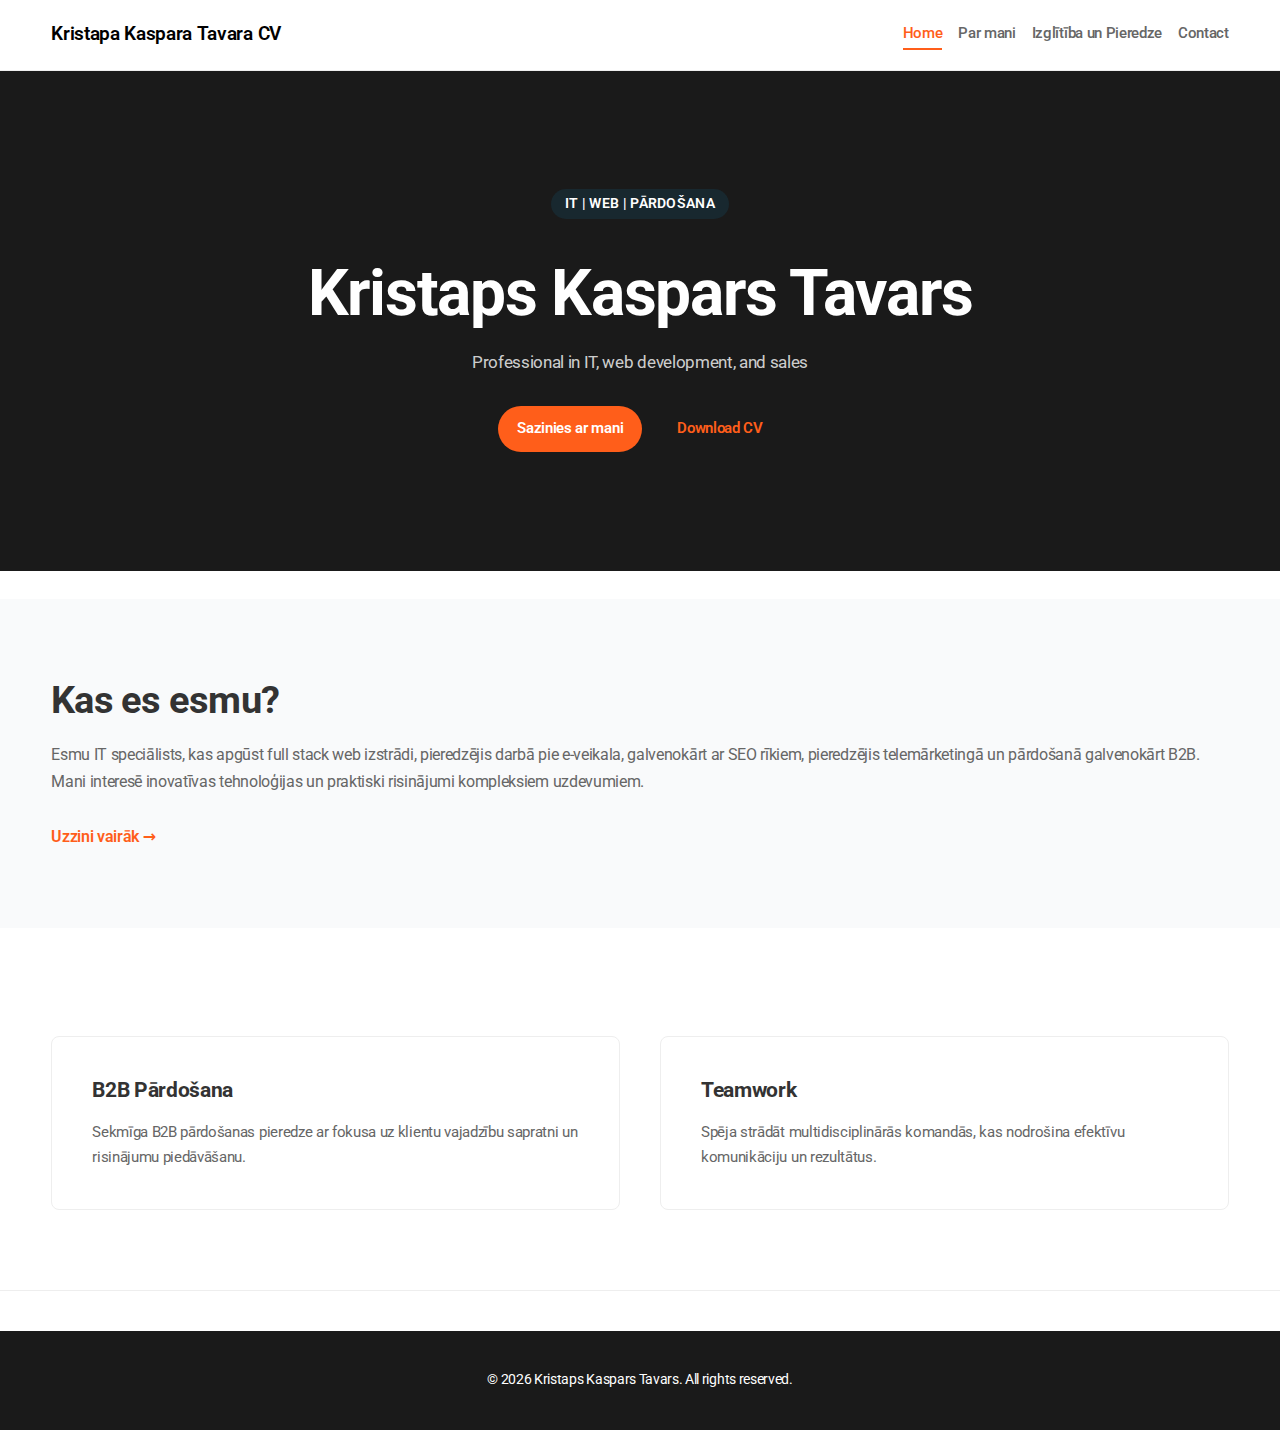
<file: index.html>
<!DOCTYPE html>
<html lang="lv">
<head>
  <meta charset="UTF-8">
  <meta name="viewport" content="width=device-width, initial-scale=1.0">
  <title>Kristapa Kaspara Tavara CV</title>
  <meta name="description" content="Kristapa Kaspara Tavara CV - IT | Web | Pārdošana">
  <link rel="preconnect" href="https://fonts.googleapis.com">
  <link rel="preconnect" href="https://fonts.gstatic.com" crossorigin>
  <link href="https://fonts.googleapis.com/css2?family=Roboto:wght@400;500;700&display=swap" rel="stylesheet">
  <link rel="stylesheet" href="styles.css">
  <link rel="icon" type="image/svg+xml" href="assets/favicon.svg">
</head>
<body>
  <header class="header">
    <div class="header-inner">
      <h1 class="header-title"><a href="index.html">Kristapa Kaspara Tavara CV</a></h1>
      <nav class="nav">
        <a href="index.html" class="nav-link active">Home</a>
        <a href="about.html" class="nav-link">Par mani</a>
        <a href="education.html" class="nav-link">Izglītība un Pieredze</a>
        <a href="contact.html" class="nav-link">Contact</a>
      </nav>
    </div>
  </header>

  <main>
    <!-- Hero Section -->
    <section class="page-section hero-section" data-section-theme="dark">
      <div class="section-inner">
        <div class="hero-content">
          <span class="badge">IT | WEB | Pārdošana</span>
          <h1>Kristaps Kaspars Tavars</h1>
          <p class="subtitle">Professional in IT, web development, and sales</p>
          <div class="cta-buttons">
            <a href="contact.html" class="btn btn-primary">Sazinies ar mani</a>
            <a href="assets/Kristaps%20Kaspars%20Tavars%20-%20CV.docx" class="btn btn-secondary" download>Download CV</a>
          </div>
        </div>
      </div>
    </section>

    <!-- About Preview Section -->
    <section class="page-section" data-section-theme="light">
      <div class="section-inner">
        <div class="section-content">
          <h2>Kas es esmu?</h2>
          <p>Esmu IT speciālists, kas apgūst full stack web izstrādi, pieredzējis darbā pie e-veikala, galvenokārt ar SEO rīkiem, pieredzējis telemārketingā un pārdošanā galvenokārt B2B. Mani interesē inovatīvas tehnoloģijas un praktiski risinājumi kompleksiem uzdevumiem.</p>
          <a href="about.html" class="link-arrow">Uzzini vairāk →</a>
        </div>
      </div>
    </section>

    <!-- Features Section -->
    <section class="page-section" data-section-theme="white">
      <div class="section-inner">
        <div class="features-grid">
          <div class="feature-card">
            <h3>B2B Pārdošana</h3>
            <p>Sekmīga B2B pārdošanas pieredze ar fokusa uz klientu vajadzību sapratni un risinājumu piedāvāšanu.</p>
          </div>
          <div class="feature-card">
            <h3>Teamwork</h3>
            <p>Spēja strādāt multidisciplinārās komandās, kas nodrošina efektīvu komunikāciju un rezultātus.</p>
          </div>
        </div>
      </div>
    </section>
  </main>

  <footer class="footer">
    <p>&copy; 2026 Kristaps Kaspars Tavars. All rights reserved.</p>
  </footer>
</body>
</html>
</file>
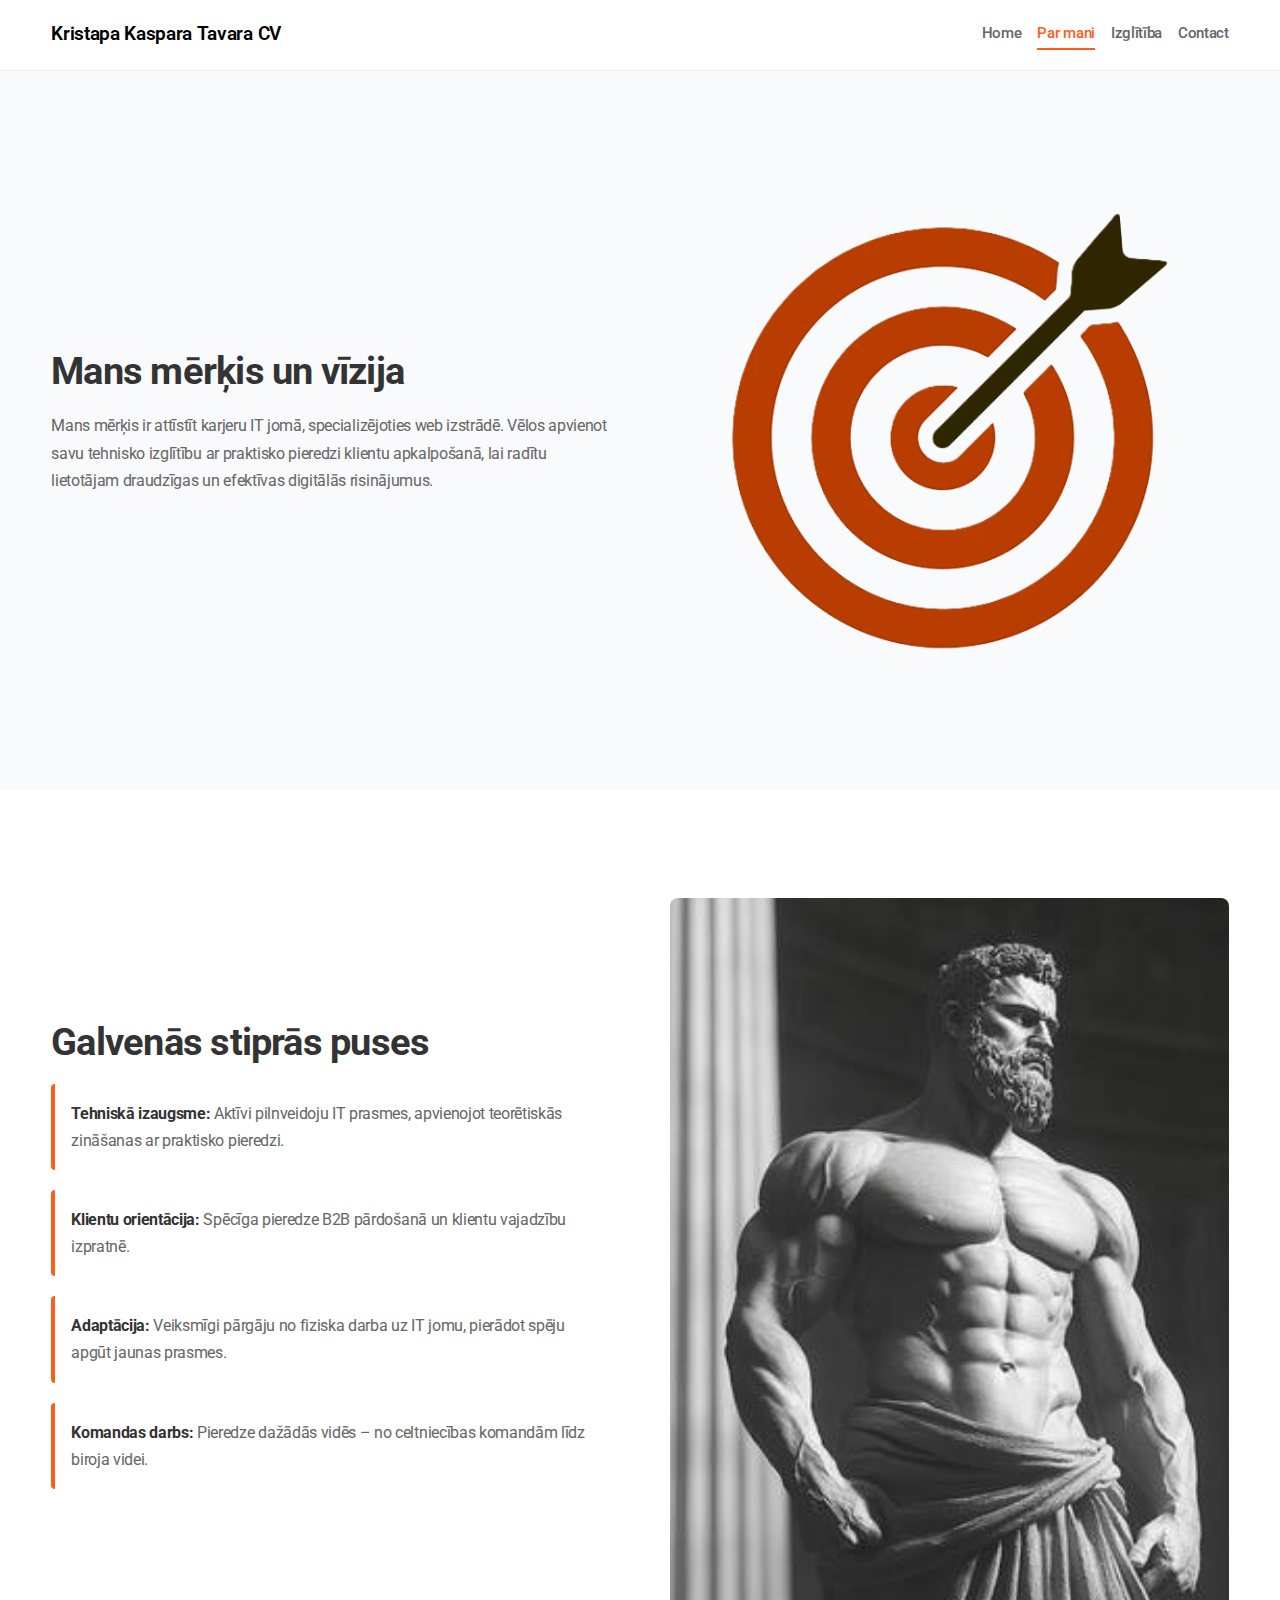
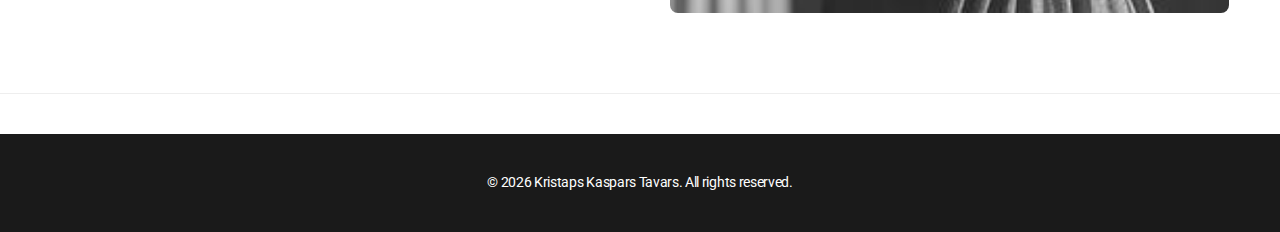
<file: about.html>
<!DOCTYPE html>
<html lang="lv">
<head>
  <meta charset="UTF-8">
  <meta name="viewport" content="width=device-width, initial-scale=1.0">
  <title>Par mani - Kristapa Kaspara Tavara CV</title>
  <meta name="description" content="Par mani">
  <link rel="preconnect" href="https://fonts.googleapis.com">
  <link rel="preconnect" href="https://fonts.gstatic.com" crossorigin>
  <link href="https://fonts.googleapis.com/css2?family=Roboto:wght@400;500;700&display=swap" rel="stylesheet">
  <link rel="stylesheet" href="styles.css">
</head>
<body>
  <header class="header">
    <div class="header-inner">
      <h1 class="header-title"><a href="index.html">Kristapa Kaspara Tavara CV</a></h1>
      <nav class="nav">
        <a href="index.html" class="nav-link">Home</a>
        <a href="about.html" class="nav-link active">Par mani</a>
        <a href="education.html" class="nav-link">Izglītība</a>
        <a href="contact.html" class="nav-link">Contact</a>
      </nav>
    </div>
  </header>

  <main>
    <section class="page-section" data-section-theme="light">
      <div class="section-inner">
        <div class="section-grid">
          <div class="section-content">
            <h2>Mans mērķis un vīzija</h2>
            <p>Mans mērķis ir attīstīt karjeru IT jomā, specializējoties web izstrādē. Vēlos apvienot savu tehnisko izglītību ar praktisko pieredzi klientu apkalpošanā, lai radītu lietotājam draudzīgas un efektīvas digitālās risinājumus.</p>
          </div>
          <div class="section-image">
            <img src="assets/Bullseye2.png" alt="Mērķis">
          </div>
        </div>
      </div>
    </section>

    <section class="page-section" data-section-theme="white">
      <div class="section-inner">
        <div class="section-grid reverse">
          <div class="section-image">
            <img src="assets/Strong2.jpg" alt="Stiprās puses">
          </div>
          <div class="section-content">
            <h2>Galvenās stiprās puses</h2>
            <ul class="strengths-list">
              <li><strong>Tehniskā izaugsme:</strong> Aktīvi pilnveidoju IT prasmes, apvienojot teorētiskās zināšanas ar praktisko pieredzi.</li>
              <li><strong>Klientu orientācija:</strong> Spēcīga pieredze B2B pārdošanā un klientu vajadzību izpratnē.</li>
              <li><strong>Adaptācija:</strong> Veiksmīgi pārgāju no fiziska darba uz IT jomu, pierādot spēju apgūt jaunas prasmes.</li>
              <li><strong>Komandas darbs:</strong> Pieredze dažādās vidēs – no celtniecības komandām līdz biroja videi.</li>
            </ul>
          </div>
        </div>
      </div>
    </section>
  </main>

  <footer class="footer">
    <p>&copy; 2026 Kristaps Kaspars Tavars. All rights reserved.</p>
  </footer>
</body>
</html>
</file>
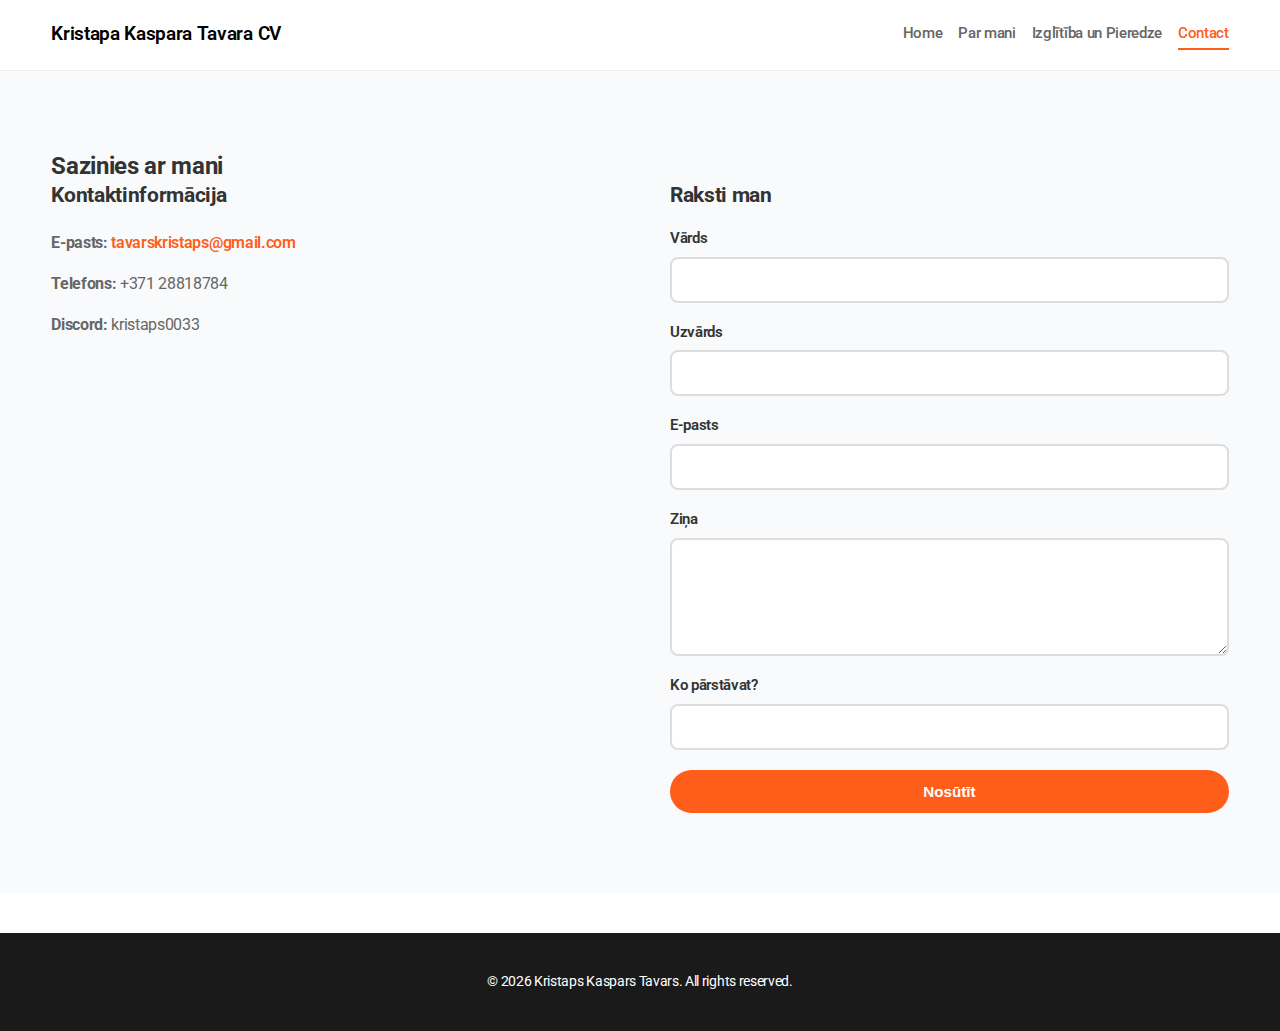
<file: contact.html>
<!DOCTYPE html>
<html lang="lv">
<head>
  <meta charset="UTF-8">
  <meta name="viewport" content="width=device-width, initial-scale=1.0">
  <title>Kontakti - Kristapa Kaspara Tavara CV</title>
  <meta name="description" content="Sazinies ar mani">
  <link rel="preconnect" href="https://fonts.googleapis.com">
  <link rel="preconnect" href="https://fonts.gstatic.com" crossorigin>
  <link href="https://fonts.googleapis.com/css2?family=Roboto:wght@400;500;700&display=swap" rel="stylesheet">
  <link rel="stylesheet" href="styles.css">
  <link rel="icon" type="image/svg+xml" href="assets/favicon.svg">
</head>
<body>
  <header class="header">
    <div class="header-inner">
      <h1 class="header-title"><a href="index.html">Kristapa Kaspara Tavara CV</a></h1>
      <nav class="nav">
        <a href="index.html" class="nav-link">Home</a>
        <a href="about.html" class="nav-link">Par mani</a>
        <a href="education.html" class="nav-link">Izglītība un Pieredze</a>
        <a href="contact.html" class="nav-link active">Contact</a>
      </nav>
    </div>
  </header>

  <main>
    <section class="page-section" data-section-theme="light">
      <div class="section-inner">
        <h2>Sazinies ar mani</h2>
        <div class="contact-grid">
          <div class="contact-info">
            <h3>Kontaktinformācija</h3>
            <p><strong>E-pasts:</strong> <a href="mailto:tavarskristaps@gmail.com">tavarskristaps@gmail.com</a></p>
            <p><strong>Telefons:</strong> +371 28818784</p>
            <p><strong>Discord:</strong> kristaps0033</p>
          </div>
          <div class="contact-form-box">
            <h3>Raksti man</h3>
            <form class="contact-form" id="contactForm">
              <div class="form-group">
                <label for="firstName">Vārds</label>
                <input type="text" id="firstName" name="firstName" required>
              </div>
              <div class="form-group">
                <label for="lastName">Uzvārds</label>
                <input type="text" id="lastName" name="lastName" required>
              </div>
              <div class="form-group">
                <label for="email">E-pasts</label>
                <input type="email" id="email" name="email" required>
              </div>
              <div class="form-group">
                <label for="message">Ziņa</label>
                <textarea id="message" name="message" rows="5" required></textarea>
              </div>
              <div class="form-group">
                <label for="company">Ko pārstāvat?</label>
                <input type="text" id="company" name="company">
              </div>
              <button type="submit" class="btn btn-primary" id="submitBtn">Nosūtīt</button>
              <p id="formStatus" style="font-size: 0.9rem; margin-top: 12px; display: none;"></p>
            </form>
          </div>
        </div>
      </div>
    </section>
  </main>

  <footer class="footer">
    <p>&copy; 2026 Kristaps Kaspars Tavars. All rights reserved.</p>
  </footer>

  <script>
    // Hybrid form submission: try CloudFlare Tunnel first, fallback to Formspree
    document.getElementById('contactForm').addEventListener('submit', async (e) => {
      e.preventDefault();

      const submitBtn = document.getElementById('submitBtn');
      const formStatus = document.getElementById('formStatus');
      const originalText = submitBtn.textContent;

      submitBtn.disabled = true;
      submitBtn.textContent = 'Sūta...';
      formStatus.style.display = 'block';
      formStatus.textContent = '';

      const formData = {
        firstName: document.getElementById('firstName').value,
        lastName: document.getElementById('lastName').value,
        email: document.getElementById('email').value,
        message: document.getElementById('message').value,
        company: document.getElementById('company').value || ''
      };

      try {
        // Primary: Try CloudFlare Tunnel endpoint
        const controller = new AbortController();
        const timeout = setTimeout(() => controller.abort(), 5000);

        const response = await fetch('https://forms.kristapshomelab.com/api/submit-form', {
          method: 'POST',
          headers: { 'Content-Type': 'application/json' },
          body: JSON.stringify(formData),
          signal: controller.signal
        });

        clearTimeout(timeout);

        if (response.status === 429) {
          formStatus.textContent = '❌ Pārāk daudz mēģinājumu. Mēģini vēlāk.';
          formStatus.style.color = 'red';
          submitBtn.disabled = false;
          submitBtn.textContent = originalText;
          return;
        }

        if (response.ok) {
          formStatus.textContent = '✅ Paldies! Saņēmām jūsu ziņu.';
          formStatus.style.color = 'green';
          document.getElementById('contactForm').reset();
          submitBtn.disabled = false;
          submitBtn.textContent = originalText;
          return;
        }
      } catch (error) {
        console.warn('⚠️  CloudFlare Tunnel failed, trying Formspree fallback...', error.message);
      }

      // Fallback: Formspree
      try {
        const fallbackResponse = await fetch('https://formspree.io/f/meelzbdv', {
          method: 'POST',
          headers: { 'Content-Type': 'application/json' },
          body: JSON.stringify(formData)
        });

        if (fallbackResponse.ok) {
          formStatus.textContent = '✅ Paldies! Saņēmām jūsu ziņu.';
          formStatus.style.color = 'green';
          document.getElementById('contactForm').reset();
        } else {
          formStatus.textContent = '❌ Kļūda. Mēģiniet vēlreiz.';
          formStatus.style.color = 'red';
        }
      } catch (error) {
        formStatus.textContent = '❌ Kļūda. Mēģiniet vēlreiz.';
        formStatus.style.color = 'red';
        console.error('Fallback error:', error);
      }

      submitBtn.disabled = false;
      submitBtn.textContent = originalText;
    });
  </script>
</body>
</html>
</file>
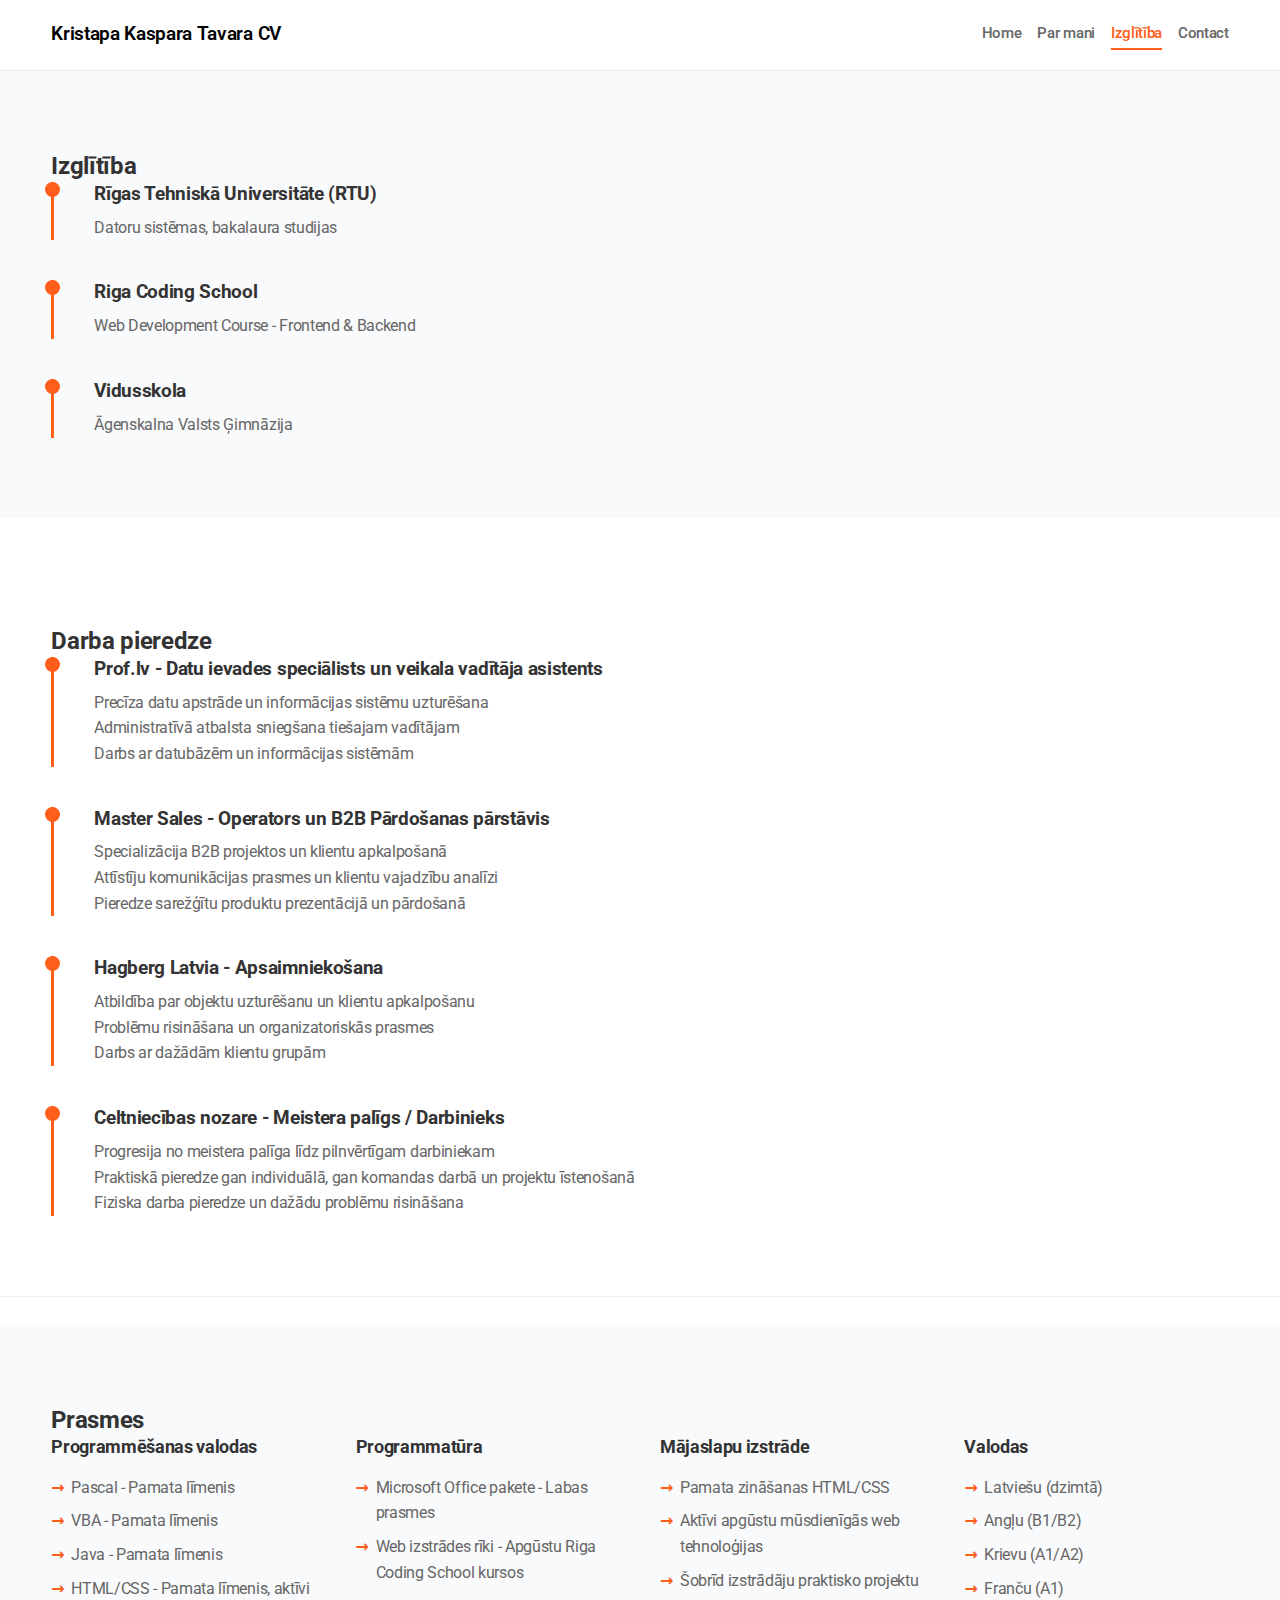
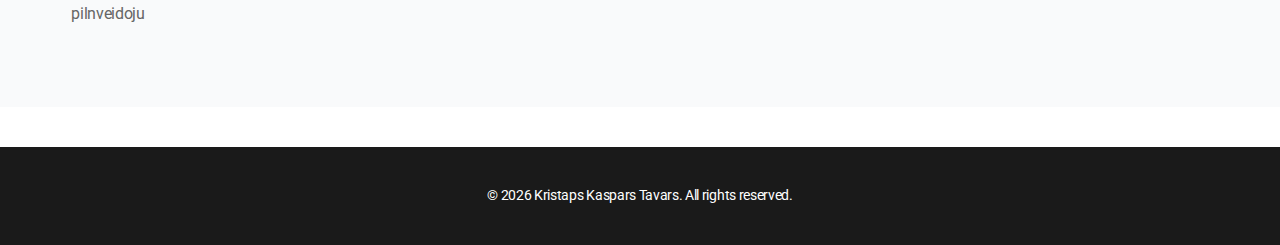
<file: education.html>
<!DOCTYPE html>
<html lang="lv">
<head>
  <meta charset="UTF-8">
  <meta name="viewport" content="width=device-width, initial-scale=1.0">
  <title>Izglītība - Kristapa Kaspara Tavara CV</title>
  <meta name="description" content="Izglītība un pieredze">
  <link rel="preconnect" href="https://fonts.googleapis.com">
  <link rel="preconnect" href="https://fonts.gstatic.com" crossorigin>
  <link href="https://fonts.googleapis.com/css2?family=Roboto:wght@400;500;700&display=swap" rel="stylesheet">
  <link rel="stylesheet" href="styles.css">
  <link rel="icon" type="image/svg+xml" href="assets/favicon.svg">
</head>
<body>
  <header class="header">
    <div class="header-inner">
      <h1 class="header-title"><a href="index.html">Kristapa Kaspara Tavara CV</a></h1>
      <nav class="nav">
        <a href="index.html" class="nav-link">Home</a>
        <a href="about.html" class="nav-link">Par mani</a>
        <a href="education.html" class="nav-link active">Izglītība</a>
        <a href="contact.html" class="nav-link">Contact</a>
      </nav>
    </div>
  </header>

  <main>
    <section class="page-section" data-section-theme="light">
      <div class="section-inner">
        <h2>Izglītība</h2>
        <div class="timeline">
          <div class="timeline-item">
            <h3>Rīgas Tehniskā Universitāte (RTU)</h3>
            <p>Datoru sistēmas, bakalaura studijas</p>
          </div>
          <div class="timeline-item">
            <h3>Riga Coding School</h3>
            <p>Web Development Course - Frontend & Backend</p>
          </div>
          <div class="timeline-item">
            <h3>Vidusskola</h3>
            <p>Āgenskalna Valsts Ģimnāzija</p>
          </div>
        </div>
      </div>
    </section>

    <section class="page-section" data-section-theme="white">
      <div class="section-inner">
        <h2>Darba pieredze</h2>
        <div class="timeline">
          <div class="timeline-item">
            <h3>Prof.lv - Datu ievades speciālists un veikala vadītāja asistents</h3>
            <p>Precīza datu apstrāde un informācijas sistēmu uzturēšana</p>
            <p>Administratīvā atbalsta sniegšana tiešajam vadītājam</p>
            <p>Darbs ar datubāzēm un informācijas sistēmām</p>
          </div>
          <div class="timeline-item">
            <h3>Master Sales - Operators un B2B Pārdošanas pārstāvis</h3>
            <p>Specializācija B2B projektos un klientu apkalpošanā</p>
            <p>Attīstīju komunikācijas prasmes un klientu vajadzību analīzi</p>
            <p>Pieredze sarežģītu produktu prezentācijā un pārdošanā</p>
          </div>
          <div class="timeline-item">
            <h3>Hagberg Latvia - Apsaimniekošana</h3>
            <p>Atbildība par objektu uzturēšanu un klientu apkalpošanu</p>
            <p>Problēmu risināšana un organizatoriskās prasmes</p>
            <p>Darbs ar dažādām klientu grupām</p>
          </div>
                    <div class="timeline-item">
            <h3>Celtniecības nozare - Meistera palīgs / Darbinieks</h3>
            <p>Progresija no meistera palīga līdz pilnvērtīgam darbiniekam</p>
            <p>Praktiskā pieredze gan individuālā, gan komandas darbā un projektu īstenošanā</p>
            <p>Fiziska darba pieredze un dažādu problēmu risināšana</p>
          </div>
        </div>
      </div>
    </section>

    <section class="page-section" data-section-theme="light">
      <div class="section-inner">
        <h2>Prasmes</h2>
        <div class="skills-grid">
          <div class="skill-category">
            <h3>Programmēšanas valodas</h3>
            <ul>
              <li>Pascal - Pamata līmenis</li>
              <li>VBA - Pamata līmenis</li>
              <li>Java - Pamata līmenis</li>
              <li>HTML/CSS - Pamata līmenis, aktīvi pilnveidoju</li>
            </ul>
          </div>
          <div class="skill-category">
            <h3>Programmatūra</h3>
            <ul>
              <li>Microsoft Office pakete - Labas prasmes</li>
              <li>Web izstrādes rīki - Apgūstu Riga Coding School kursos</li>
            </ul>
          </div>
          <div class="skill-category">
            <h3>Mājaslapu izstrāde</h3>
            <ul>
              <li>Pamata zināšanas HTML/CSS</li>
              <li>Aktīvi apgūstu mūsdienīgās web tehnoloģijas</li>
              <li>Šobrīd izstrādāju praktisko projektu</li>
            </ul>
          </div>
          <div class="skill-category">
            <h3>Valodas</h3>
            <ul>
              <li>Latviešu (dzimtā)</li>
              <li>Angļu (B1/B2)</li>
              <li>Krievu (A1/A2)</li>
              <li>Franču (A1)</li>
            </ul>
          </div>
        </div>
      </div>
    </section>
  </main>

  <footer class="footer">
    <p>&copy; 2026 Kristaps Kaspars Tavars. All rights reserved.</p>
  </footer>
</body>
</html>
</file>
<file: styles.css>
/* ========================================
   SQUARESPACE-INSPIRED CSS DESIGN
   ======================================== */

:root {
  /* Typography */
  --font-family: 'Roboto', system-ui, -apple-system, sans-serif;
  --heading-font-weight: 700;
  --heading-letter-spacing: -0.02em;
  --heading-line-height: 1.1;
  --body-font-weight: 400;
  --body-letter-spacing: -0.02em;
  --body-line-height: 1.3;
  
  /* Colors */
  --black: #000000;
  --white: #ffffff;
  --accent-orange: hsl(17.82, 100%, 55.1%);
  --light-bg: #f9fafb;
  --dark-bg: #1a1a1a;
  --text-dark: #333333;
  --text-light: #666666;
  
  /* Spacing */
  --gutter-desktop: 4vw;
  --gutter-mobile: 6vw;
  --max-width: 2000px;
  --section-padding: 80px;
  
  /* Effects */
  --transition: all 0.3s cubic-bezier(0.445, 0.05, 0.55, 0.95);
}

* {
  margin: 0;
  padding: 0;
  box-sizing: border-box;
}

html, body {
  font-size: 16px;
  height: 100%;
}

body {
  font-family: var(--font-family);
  font-weight: var(--body-font-weight);
  line-height: var(--body-line-height);
  letter-spacing: var(--body-letter-spacing);
  color: var(--text-dark);
  background: var(--white);
  -webkit-font-smoothing: antialiased;
  display: flex;
  flex-direction: column;
  min-height: 100vh;
}

main {
  flex: 1;
  display: flex;
  flex-direction: column;
  gap: 28px;
}

/* ======== HEADER ======== */
.header {
  position: relative;
  background: var(--white);
  border-bottom: 1px solid #eee;
  padding: 20px var(--gutter-desktop);
}

.header-inner {
  max-width: var(--max-width);
  margin: 0 auto;
  display: flex;
  align-items: center;
  justify-content: space-between;
  gap: 40px;
}

.header-title {
  font-size: 1.2rem;
  font-weight: 600;
  margin: 0;
}

.header-title a {
  color: var(--black);
  text-decoration: none;
  transition: var(--transition);
}

.header-title a:hover {
  color: var(--accent-orange);
}

.nav {
  display: flex;
  gap: 30px;
  align-items: center;
  flex-wrap: wrap;
}

.nav-link {
  text-decoration: none;
  color: var(--text-light);
  font-weight: 500;
  font-size: 0.95rem;
  transition: var(--transition);
  padding: 4px 0;
  border-bottom: 2px solid transparent;
}

.nav-link:hover,
.nav-link.active {
  color: var(--accent-orange);
  border-bottom-color: var(--accent-orange);
}

/* ======== PAGE SECTIONS ======== */
.page-section {
  width: 100%;
  padding: var(--section-padding) var(--gutter-desktop);
  transition: var(--transition);
  position: relative;
  display: flex;
  align-items: center;
  justify-content: center;
}

.page-section[data-section-theme="dark"] {
  background: var(--dark-bg);
  color: var(--white);
}

.page-section[data-section-theme="light"] {
  background: var(--light-bg);
  color: var(--text-dark);
}

.page-section[data-section-theme="white"] {
  background: var(--white);
  color: var(--text-dark);
  border-bottom: 1px solid #eee;
}

.section-inner {
  max-width: 1200px;
  width: 100%;
  margin: 0 auto;
}

/* ======== HERO SECTION ======== */
.hero-section {
  min-height: 500px;
  display: flex;
  align-items: center;
  justify-content: center;
}

.hero-content {
  text-align: center;
  max-width: 800px;
  margin: 0 auto;
}

.badge {
  display: inline-block;
  background: rgba(255, 255, 255, 0.15);
  color: var(--accent-orange);
  padding: 8px 16px;
  border-radius: 50px;
  font-size: 0.85rem;
  font-weight: 600;
  letter-spacing: 0.05em;
  margin-bottom: 20px;
  text-transform: uppercase;
}

.hero-content h1 {
  font-size: clamp(2.5rem, 5vw, 4rem);
  font-weight: var(--heading-font-weight);
  letter-spacing: var(--heading-letter-spacing);
  line-height: var(--heading-line-height);
  margin: 20px 0;
  color: var(--dark-bg);
}

.hero-section[data-section-theme="dark"] .hero-content h1 {
  color: var(--white);
}

.subtitle {
  font-size: 1.1rem;
  color: var(--text-light);
  line-height: 1.6;
  margin-bottom: 30px;
}

.hero-section[data-section-theme="dark"] .subtitle {
  color: rgba(255, 255, 255, 0.8);
}

.cta-buttons {
  display: flex;
  gap: 16px;
  justify-content: center;
  flex-wrap: wrap;
  margin-top: 30px;
}

/* ======== BUTTONS ======== */
.btn {
  display: inline-block;
  padding: 12px 32px;
  border-radius: 50px;
  text-decoration: none;
  font-weight: 600;
  transition: var(--transition);
  border: 2px solid transparent;
  cursor: pointer;
  font-size: 0.95rem;
}

.btn-primary {
  background: var(--accent-orange);
  color: var(--white);
  border-color: var(--accent-orange);
}

.btn-primary:hover {
  background: transparent;
  color: var(--accent-orange);
  border-color: var(--accent-orange);
}

.btn-secondary {
  background: transparent;
  color: var(--accent-orange);
  border-color: var(--accent-orange);
}

.btn-secondary:hover {
  background: var(--accent-orange);
  color: var(--white);
}

/* ======== GRID LAYOUTS ======== */
.section-grid {
  display: grid;
  grid-template-columns: 1fr 1fr;
  gap: 60px;
  align-items: center;
}

.section-grid.reverse {
  grid-template-columns: 1fr 1fr;
}

.section-grid.reverse > :first-child {
  order: 2;
}

.section-grid.reverse > :last-child {
  order: 1;
}

.section-content h2 {
  font-size: clamp(1.8rem, 3vw, 2.5rem);
  font-weight: var(--heading-font-weight);
  letter-spacing: var(--heading-letter-spacing);
  line-height: var(--heading-line-height);
  margin-bottom: 20px;
}

.section-content p {
  font-size: 1rem;
  line-height: 1.7;
  margin-bottom: 16px;
  color: var(--text-light);
}

.section-image img {
  width: 100%;
  border-radius: 8px;
  display: block;
}

.link-arrow {
  display: inline-flex;
  align-items: center;
  color: var(--accent-orange);
  text-decoration: none;
  font-weight: 600;
  transition: var(--transition);
  margin-top: 16px;
}

.link-arrow:hover {
  gap: 8px;
}

/* ======== FEATURES GRID ======== */
.features-grid {
  display: grid;
  grid-template-columns: repeat(auto-fit, minmax(300px, 1fr));
  gap: 40px;
}

.feature-card {
  padding: 40px;
  background: var(--white);
  border-radius: 8px;
  border: 1px solid #eee;
}

.page-section[data-section-theme="light"] .feature-card {
  background: var(--white);
  border: 1px solid #ddd;
}

.feature-card h3 {
  font-size: 1.3rem;
  font-weight: var(--heading-font-weight);
  margin-bottom: 16px;
  color: var(--text-dark);
}

.feature-card p {
  font-size: 0.95rem;
  color: var(--text-light);
  line-height: 1.6;
}

/* ======== TIMELINE ======== */
.timeline {
  display: grid;
  gap: 40px;
}

.timeline-item {
  padding-left: 40px;
  border-left: 3px solid var(--accent-orange);
  position: relative;
}

.timeline-item::before {
  content: '';
  position: absolute;
  left: -9px;
  top: 0;
  width: 15px;
  height: 15px;
  background: var(--accent-orange);
  border-radius: 50%;
}

.timeline-item h3 {
  font-size: 1.2rem;
  font-weight: var(--heading-font-weight);
  margin-bottom: 8px;
  color: var(--text-dark);
}

.timeline-item .meta {
  font-size: 0.85rem;
  color: var(--accent-orange);
  font-weight: 600;
  text-transform: uppercase;
  letter-spacing: 0.05em;
  margin-bottom: 8px;
}

.timeline-item p {
  color: var(--text-light);
  line-height: 1.6;
}

/* ======== SKILLS GRID ======== */
.skills-grid {
  display: grid;
  grid-template-columns: repeat(auto-fit, minmax(250px, 1fr));
  gap: 40px;
}

.skill-category h3 {
  font-size: 1.1rem;
  font-weight: var(--heading-font-weight);
  margin-bottom: 16px;
  color: var(--text-dark);
}

.skill-category ul {
  list-style: none;
  display: grid;
  gap: 8px;
}

.skill-category li {
  color: var(--text-light);
  line-height: 1.6;
  padding-left: 20px;
  position: relative;
}

.skill-category li::before {
  content: '→';
  position: absolute;
  left: 0;
  color: var(--accent-orange);
  font-weight: 600;
}

/* ======== CONTACT PAGE ======== */
.contact-grid {
  display: grid;
  grid-template-columns: 1fr 1fr;
  gap: 60px;
  align-items: start;
}

.contact-info h3,
.contact-form-box h3 {
  font-size: 1.3rem;
  font-weight: var(--heading-font-weight);
  margin-bottom: 20px;
}

.contact-info p {
  line-height: 1.8;
  margin-bottom: 12px;
  color: var(--text-light);
}

.contact-info a {
  color: var(--accent-orange);
  text-decoration: none;
  font-weight: 600;
}

.contact-info a:hover {
  text-decoration: underline;
}

/* ======== FORM ======== */
.contact-form {
  display: grid;
  gap: 20px;
}

.form-group {
  display: grid;
  gap: 8px;
}

.form-group label {
  font-weight: 600;
  font-size: 0.95rem;
  color: var(--text-dark);
}

.form-group input,
.form-group textarea {
  padding: 12px 16px;
  border: 2px solid #ddd;
  border-radius: 8px;
  font-family: inherit;
  font-size: 0.95rem;
  transition: var(--transition);
  color: var(--text-dark);
}

.form-group input:focus,
.form-group textarea:focus {
  outline: none;
  border-color: var(--accent-orange);
  box-shadow: 0 0 0 3px rgba(255, 117, 56, 0.1);
}

/* ======== STRENGTHS LIST ======== */
.strengths-list {
  list-style: none;
  display: grid;
  gap: 20px;
}

.strengths-list li {
  padding: 16px;
  background: var(--white);
  border-left: 4px solid var(--accent-orange);
  border-radius: 4px;
  line-height: 1.7;
  color: var(--text-light);
}

.strengths-list strong {
  color: var(--text-dark);
}

/* ======== FOOTER ======== */
.footer {
  background: var(--dark-bg);
  color: var(--white);
  text-align: center;
  padding: 40px var(--gutter-desktop);
  font-size: 0.9rem;
}

.footer p {
  margin: 0;
}

/* ======== RESPONSIVE ======== */
@media (max-width: 768px) {
  :root {
    --gutter-desktop: var(--gutter-mobile);
    --section-padding: 40px;
  }
  
  .header-inner {
    flex-direction: column;
    align-items: flex-start;
    gap: 20px;
  }
  
  .nav {
    gap: 20px;
    width: 100%;
  }
  
  .section-grid,
  .section-grid.reverse {
    grid-template-columns: 1fr;
    gap: 40px;
  }
  
  .section-grid.reverse > :first-child,
  .section-grid.reverse > :last-child {
    order: initial;
  }
  
  .cta-buttons {
    flex-direction: column;
  }
  
  .btn {
    width: 100%;
    text-align: center;
  }
  
  .hero-content h1 {
    font-size: 2rem;
  }
  
  .contact-grid {
    grid-template-columns: 1fr;
    gap: 40px;
  }
  
  .skills-grid,
  .features-grid {
    grid-template-columns: 1fr;
  }
}

.site-header {
  display: flex;
  align-items: center;
  justify-content: space-between;
  gap: 24px;
  margin-bottom: 32px;
}

.brand {
  font-weight: 700;
  font-size: 1.1rem;
}

.nav {
  display: flex;
  gap: 16px;
  flex-wrap: wrap;
}

.hero {
  display: flex;
  gap: 32px;
  align-items: center;
  justify-content: space-between;
  margin-bottom: 48px;
  flex-wrap: wrap;
}

.hero--center {
  flex-direction: column;
  text-align: center;
  justify-content: center;
}

.hero__content--center {
  max-width: 720px;
  width: 100%;
}

.hero__content h1 {
  font-size: clamp(2.2rem, 3vw, 3rem);
  margin: 12px 0 12px;
}

.subtitle {
  font-size: 1.05rem;
  color: var(--muted);
  line-height: 1.6;
}

.badge {
  display: inline-flex;
  background: rgba(14, 165, 233, 0.1);
  color: var(--accent-2);
  padding: 6px 14px;
  border-radius: 999px;
  font-weight: 600;
  letter-spacing: 0.3px;
  font-size: 0.85rem;
}

.contact {
  display: grid;
  gap: 12px;
  margin-top: 20px;
}

.contact .label,
.hero__meta .label {
  font-size: 0.8rem;
  text-transform: uppercase;
  letter-spacing: 0.08em;
  color: var(--muted);
}

.contact .value,
.hero__meta .value {
  font-weight: 600;
  font-size: 0.98rem;
}

.hero__card {
  background: linear-gradient(135deg, rgba(43, 108, 176, 0.08), rgba(14, 165, 233, 0.12));
  padding: 28px;
  border-radius: 24px;
  box-shadow: var(--shadow);
}

.hero__card h2 {
  margin-top: 0;
}

.hero__meta {
  display: flex;
  gap: 24px;
  margin-top: 20px;
}

main {
  display: flex;
  flex-direction: column;
  gap: 28px;
}

.grid {
  display: grid;
  gap: 24px;
  grid-template-columns: repeat(auto-fit, minmax(280px, 1fr));
}

.card {
  background: var(--card);
  border-radius: 20px;
  padding: 24px;
  box-shadow: var(--shadow);
  border: 1px solid var(--border);
}

.split {
  display: grid;
  gap: 24px;
  grid-template-columns: repeat(auto-fit, minmax(280px, 1fr));
  align-items: center;
}

.image-card {
  background: var(--card);
  border-radius: 20px;
  padding: 18px;
  box-shadow: var(--shadow);
  border: 1px solid var(--border);
  text-align: center;
}

.image-card img {
  width: 100%;
  border-radius: 16px;
  height: auto;
  object-fit: cover;
}

.caption {
  margin-top: 12px;
  color: var(--muted);
  font-size: 0.92rem;
  line-height: 1.5;
}

.card h3 {
  margin-top: 0;
  margin-bottom: 16px;
}

.card h4 {
  margin: 0 0 6px;
}

.stack {
  display: grid;
  gap: 16px;
}

.skills {
  display: grid;
  gap: 20px;
}

.languages {
  display: grid;
  gap: 12px;
}

.languages div {
  display: grid;
  gap: 4px;
}

.language {
  font-weight: 600;
}

.level {
  color: var(--accent);
  font-weight: 600;
}

.note {
  color: var(--muted);
  font-size: 0.92rem;
}

.strengths {
  display: grid;
  gap: 12px;
  padding-left: 18px;
}

.strengths li {
  line-height: 1.5;
}

.muted {
  color: var(--muted);
  margin-top: 16px;
}

.small {
  font-size: 0.85rem;
}

.cta-row {
  display: flex;
  gap: 12px;
  flex-wrap: wrap;
  margin-top: 20px;
}

.cta-row.center {
  justify-content: center;
}

.btn {
  display: inline-flex;
  align-items: center;
  justify-content: center;
  padding: 12px 18px;
  border-radius: 999px;
  border: 1px solid transparent;
  text-decoration: none;
  font-weight: 600;
  transition: 0.2s ease;
}

.btn.primary {
  background: var(--accent);
  color: #fff;
}

.btn.primary:hover {
  filter: brightness(1.05);
}

.btn.ghost {
  background: rgba(43, 108, 176, 0.08);
  color: var(--accent);
  border-color: rgba(43, 108, 176, 0.2);
}

.btn.ghost:hover {
  background: rgba(43, 108, 176, 0.15);
}

.gallery {
  display: grid;
  gap: 16px;
}

.gallery__grid {
  display: grid;
  gap: 16px;
  grid-template-columns: repeat(auto-fit, minmax(200px, 1fr));
}

.gallery img {
  width: 100%;
  height: 180px;
  object-fit: cover;
  border-radius: 16px;
  border: 1px solid var(--border);
}

.form {
  display: grid;
  gap: 12px;
}

.form label {
  display: grid;
  gap: 6px;
  font-weight: 600;
}

.form input,
.form textarea {
  padding: 12px 14px;
  border-radius: 12px;
  border: 1px solid var(--border);
  font-family: inherit;
  font-size: 0.95rem;
}

.form input:focus,
.form textarea:focus {
  outline: 2px solid rgba(14, 165, 233, 0.3);
  border-color: rgba(14, 165, 233, 0.6);
}

footer {
  text-align: center;
  margin-top: 40px;
  color: var(--muted);
}

/* Section System - Full-width Squarespace-style sections */
.section {
  width: 100%;
  padding: 64px var(--gutter, 24px);
  background: var(--bg);
}

.section--hero {
  padding: 96px var(--gutter, 24px);
  background: linear-gradient(135deg, rgba(43, 108, 176, 0.05) 0%, rgba(14, 165, 233, 0.05) 100%);
}

.section--muted {
  background: #f9fafb;
}

.section__inner {
  max-width: 1200px;
  margin: 0 auto;
  width: 100%;
}

.split {
  display: grid;
  gap: 48px;
  grid-template-columns: repeat(auto-fit, minmax(280px, 1fr));
  align-items: center;
}

.cta-row {
  display: flex;
  gap: 16px;
  flex-wrap: wrap;
}

.cta-row.center {
  justify-content: center;
}

@media (max-width: 720px) {
  .hero__meta {
    flex-direction: column;
    gap: 12px;
  }

  .site-header {
    flex-direction: column;
    align-items: flex-start;
  }
}
</file>
